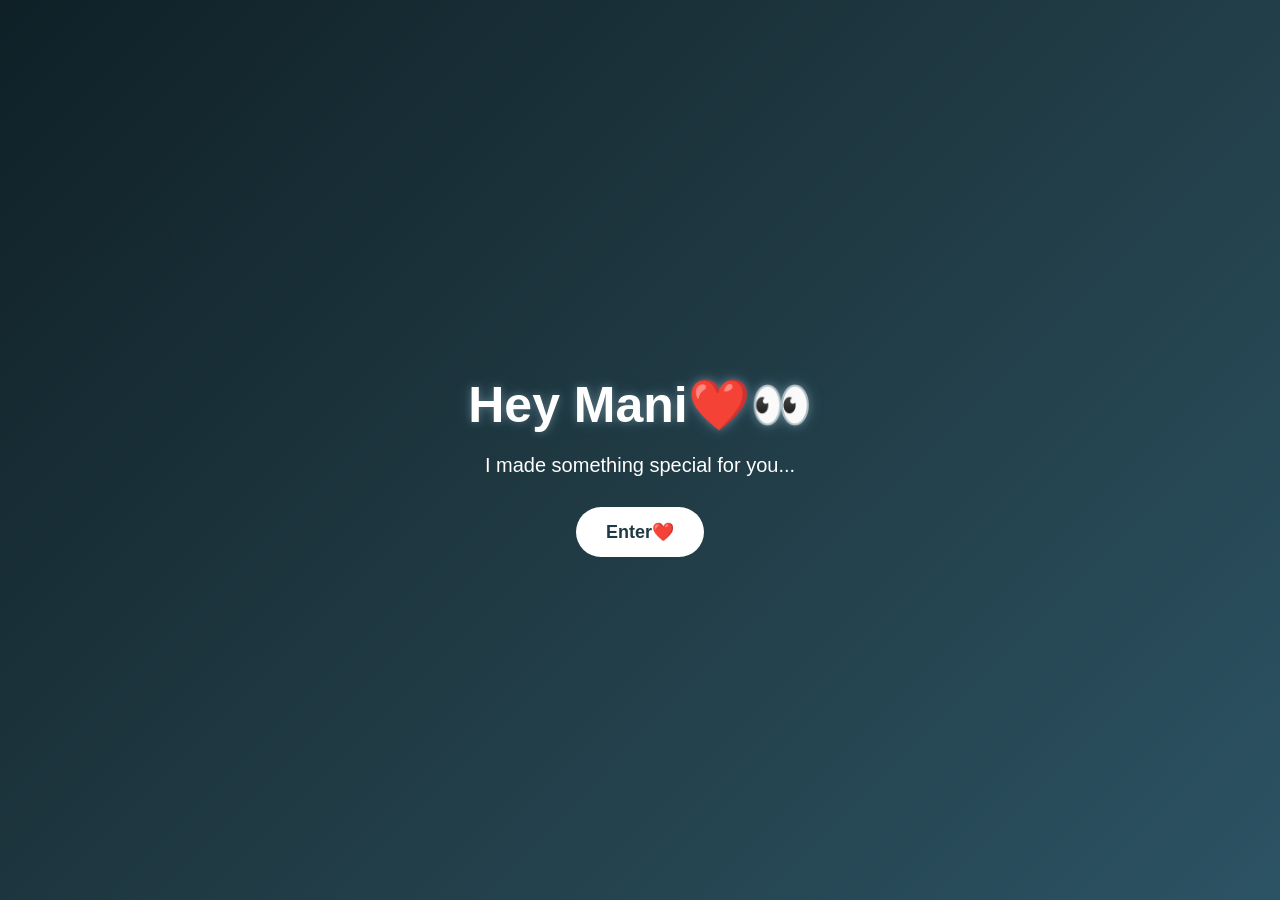
<file: index.html>
<!DOCTYPE html>
<html lang="en">
<head>
    <meta charset="UTF-8">
    <meta name="viewport" content="width=device-width, initial-scale=1.0">
    <meta http-equiv="refresh" content="0; url=page1.html">
    <title>For My Bestfriend Mani ❤️</title>
</head>
<body>
    <p>Opening your special website... 💙</p>
</body>
</html>
</file>
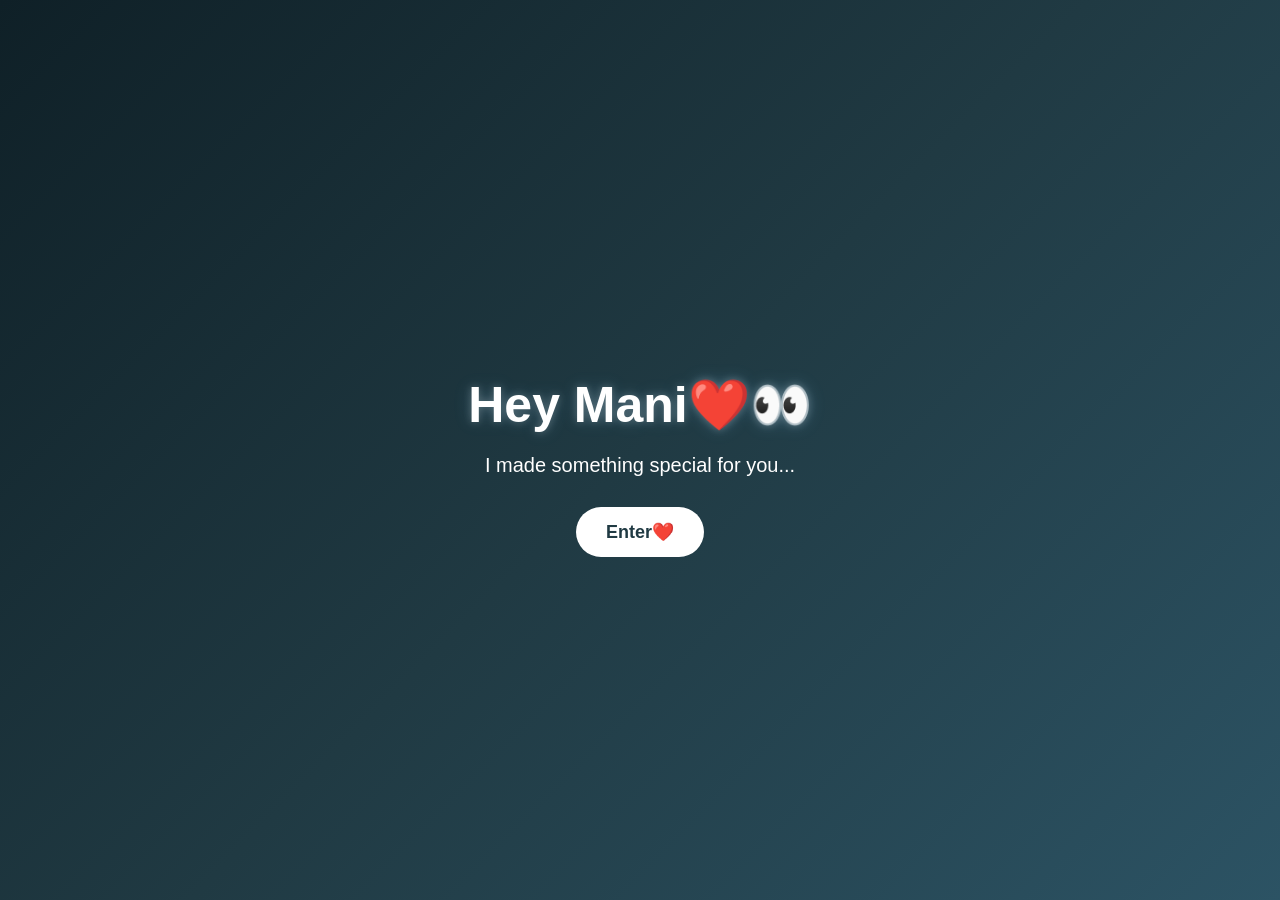
<file: page1.html>
<!DOCTYPE html>
<html lang="en">
<head>
    <meta charset="UTF-8">
    <meta name="viewport" content="width=device-width, initial-scale=1.0">
    <title>For My Bestfriend Mani❤️</title>
    <link rel="stylesheet" href="style.css">
</head>
<body>
    <audio id="friendshipMusic" autoplay loop>
       <source src="friendship.mp3" type="audio/mpeg">
    </audio>
    <div class="floating-hearts">
      <span>❤️</span>
      <span>❤️</span>
      <span>❤️</span>
      <span>❤️</span>
      <span>❤️</span>
    </div>
    <div class="Welcome">
        <h1>Hey Mani❤️👀</h1>

        <p>I made something special for you...</p>

        <a href="page2.html">Enter❤️</a>

    </div>
    <script>
        const music = document.getElementById("friendshipMusic");

        music.addEventListener("timeupdate", function () {
            localStorage.setItem("musicTime", music.currentTime);
        });

        music.addEventListener("loadedmetadata", function () {
           const savedTime = localStorage.getItem("musicTime");

           if (savedTime) {
            music.currentTime = parseFloat(savedTime);
           }
        });
    </script>
</body>
</html>
</file>
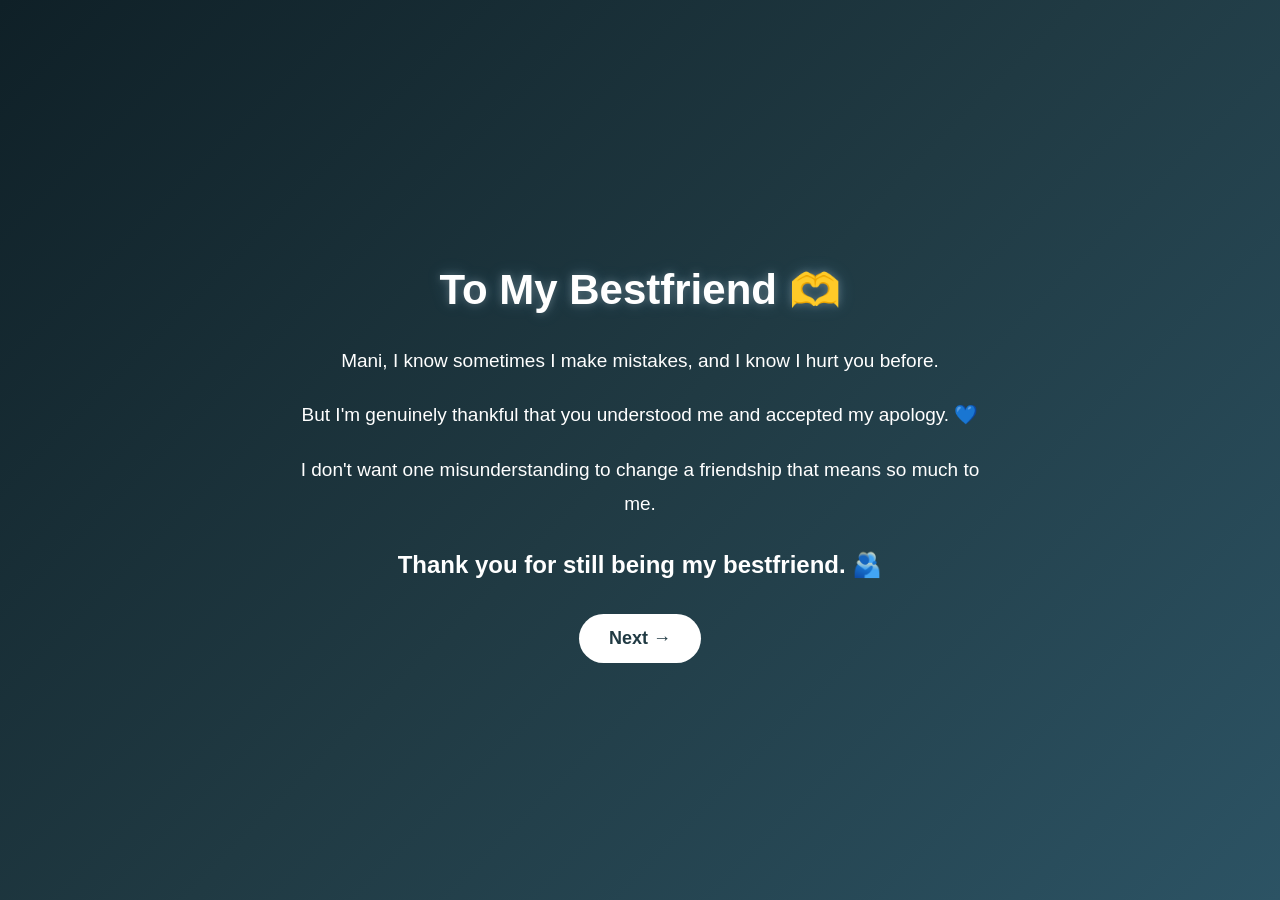
<file: page2.html>
<!DOCTYPE html>
<html lang="en">
<head>
    <meta charset="UTF-8">
    <meta name="viewport" content="width=device-width, initial-scale=1.0">
    <title>A Message For Mani😍</title>
    <link rel="stylesheet" href="style.css">
</head>
<body>
    <audio id="friendshipMusic" autoplay loop>
       <source src="friendship.mp3" type="audio/mpeg">
    </audio>
    <div class="floating-hearts">
      <span>❤️</span>
      <span>❤️</span>
      <span>❤️</span>
      <span>❤️</span>
      <span>❤️</span>
    </div>
    <div class="message-page">

    <h1>To My Bestfriend 🫶</h1>

    <p>
        Mani, I know sometimes I make mistakes,
        and I know I hurt you before.
    </p>

    <p>
        But I'm genuinely thankful that you understood me
        and accepted my apology. 💙
    </p>

    <p>
        I don't want one misunderstanding to change
        a friendship that means so much to me.
    </p>

    <h2>Thank you for still being my bestfriend. 🫂</h2>

    <a href="page3.html">Next →</a>

    </div>
    <script>
        const music = document.getElementById("friendshipMusic");

        music.addEventListener("timeupdate", function () {
            localStorage.setItem("musicTime", music.currentTime);
        });

        music.addEventListener("loadedmetadata", function () {
           const savedTime = localStorage.getItem("musicTime");

           if (savedTime) {
            music.currentTime = parseFloat(savedTime);
           }
        });
    </script>
</body>
</html>
</file>
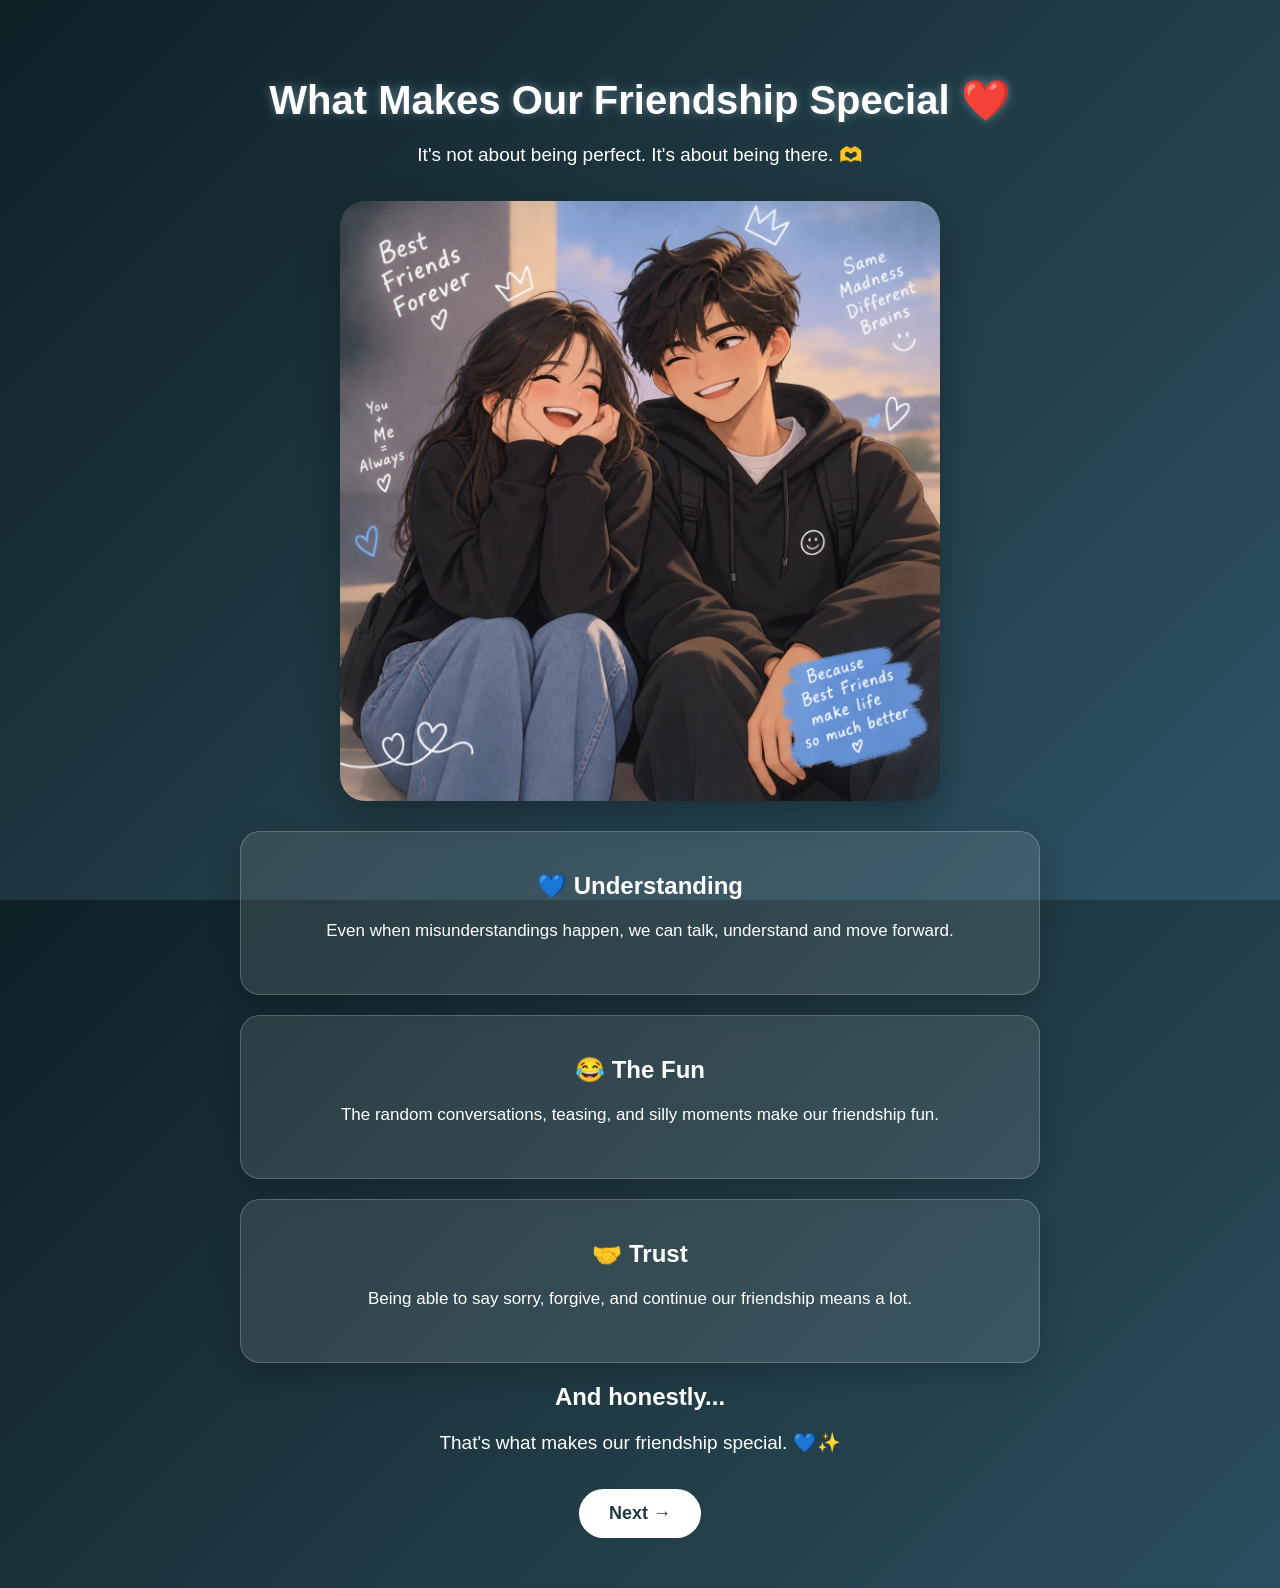
<file: page3.html>
<!DOCTYPE html>
<html lang="en">
<head>
    <meta charset="UTF-8">
    <meta name="viewport" content="width=device-width, initial-scale=1.0">
    <title>Our Friendship❤️🫂</title>
    <link rel="stylesheet" href="style.css">
</head>
<body>
    <audio id="friendshipMusic" autoplay loop>
       <source src="friendship.mp3" type="audio/mpeg">
    </audio>
    <div class="floating-hearts">
      <span>❤️</span>
      <span>❤️</span>
      <span>❤️</span>
      <span>❤️</span>
      <span>❤️</span>
    </div>
    <div class="friendship-page">

    <h1>What Makes Our Friendship Special ❤️</h1>

    <p>It's not about being perfect. It's about being there. 🫶</p>

    <img src="bestfriends.png" alt="Best friends" class="bestfriends-img">

    <div class="friendship-card">
        <h2>💙 Understanding</h2>
        <p>
            Even when misunderstandings happen,
            we can talk, understand and move forward.
        </p>
    </div>

    <div class="friendship-card">
        <h2>😂 The Fun</h2>
        <p>
            The random conversations, teasing,
            and silly moments make our friendship fun.
        </p>
    </div>

    <div class="friendship-card">
        <h2>🤝 Trust</h2>
        <p>
            Being able to say sorry, forgive,
            and continue our friendship means a lot.
        </p>
    </div>

    <h2>And honestly...</h2>

    <p>
        That's what makes our friendship special. 💙✨
    </p>

    <a href="page4.html">Next →</a>

    </div>
   <script>
        const music = document.getElementById("friendshipMusic");

        music.addEventListener("timeupdate", function () {
            localStorage.setItem("musicTime", music.currentTime);
        });

        music.addEventListener("loadedmetadata", function () {
           const savedTime = localStorage.getItem("musicTime");

           if (savedTime) {
            music.currentTime = parseFloat(savedTime);
           }
        });
    </script>
</body>
</html>
</file>
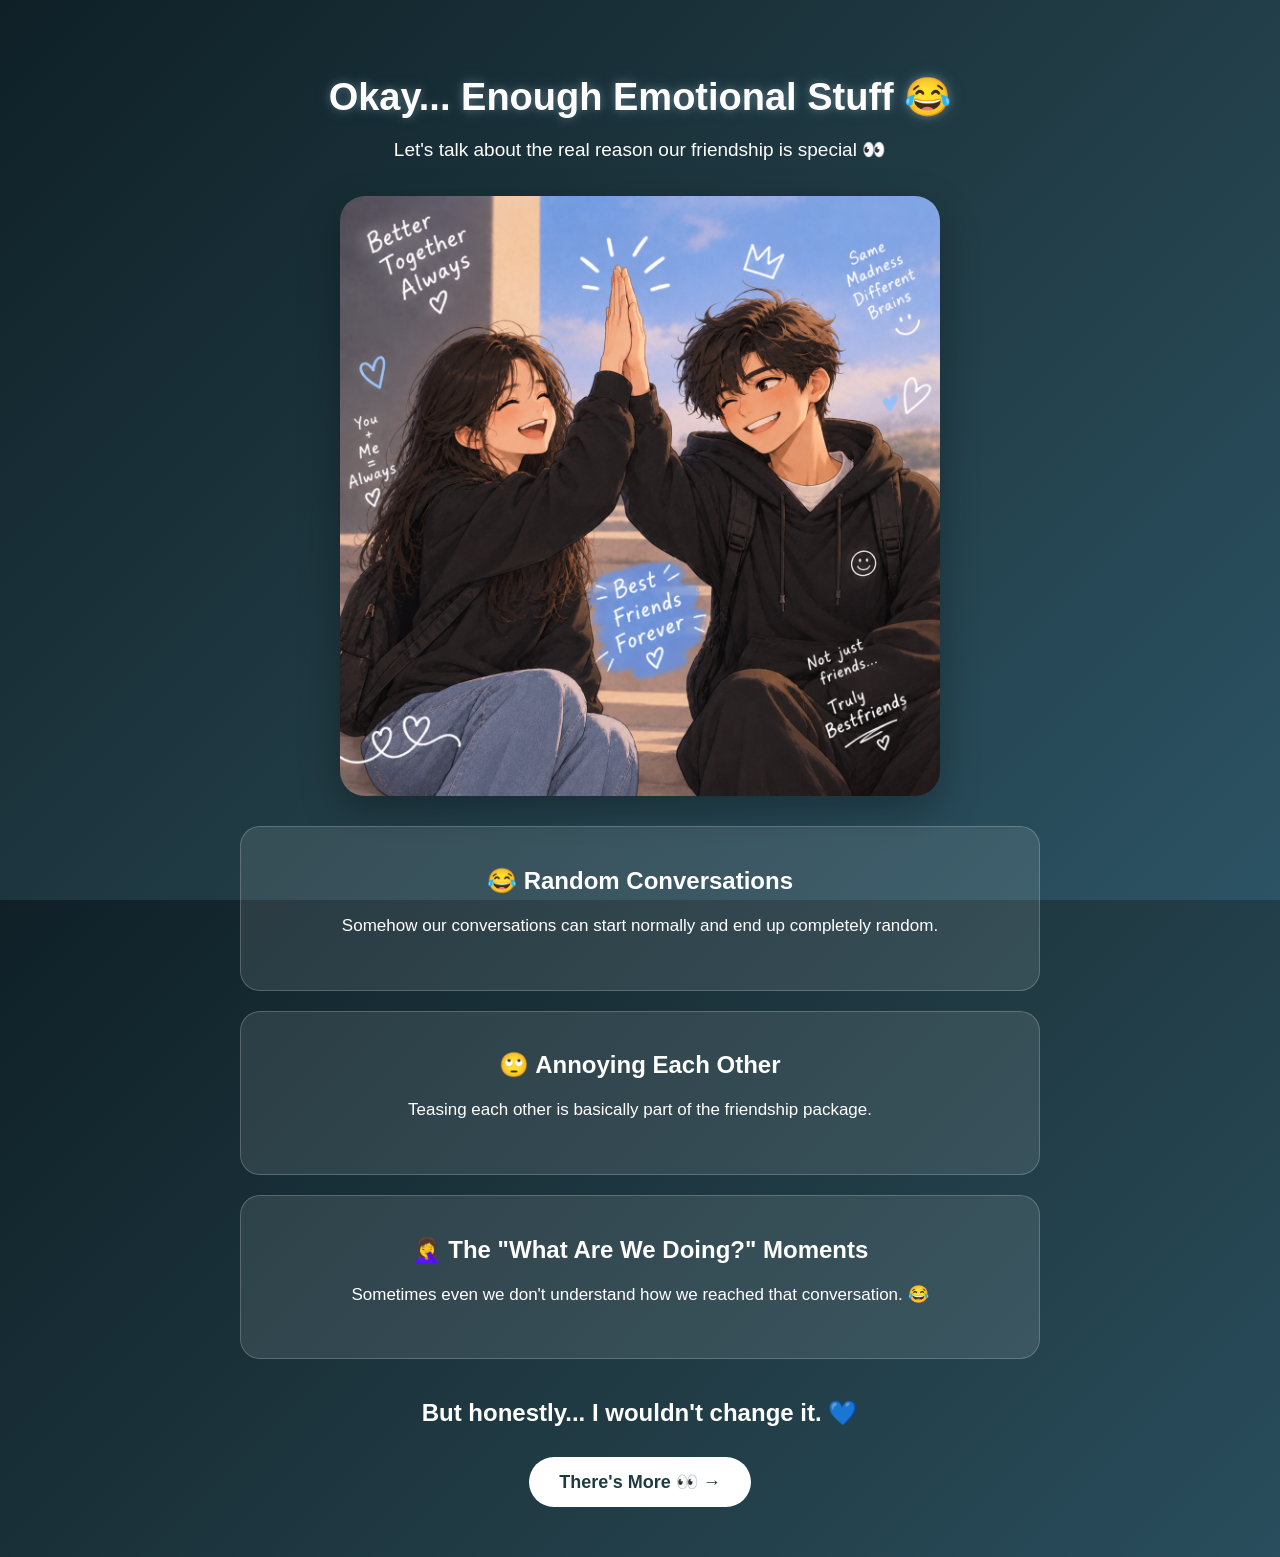
<file: page4.html>
<!DOCTYPE html>
<html lang="en">
<head>
    <meta charset="UTF-8">
    <meta name="viewport" content="width=device-width, initial-scale=1.0">

    <title>Our Crazy Friendship 😂</title>

    <link rel="stylesheet" href="style.css">
</head>

<body>
    <audio id="friendshipMusic" autoplay loop>
       <source src="friendship.mp3" type="audio/mpeg">
    </audio>
    <div class="floating-hearts">
      <span>❤️</span>
      <span>❤️</span>
      <span>❤️</span>
      <span>❤️</span>
      <span>❤️</span>
    </div>

    <div class="fun-page">

        <h1>Okay... Enough Emotional Stuff 😂</h1>

        <p class="subtitle">
            Let's talk about the real reason our friendship is special 👀
        </p>

        <img src="page4friends.png" alt="Best friends high-fiving" class="page4-img">

        <div class="fun-card">
            <h2>😂 Random Conversations</h2>
            <p>
                Somehow our conversations can start normally
                and end up completely random.
            </p>
        </div>

        <div class="fun-card">
            <h2>🙄 Annoying Each Other</h2>
            <p>
                Teasing each other is basically
                part of the friendship package.
            </p>
        </div>

        <div class="fun-card">
            <h2>🤦‍♀️ The "What Are We Doing?" Moments</h2>
            <p>
                Sometimes even we don't understand
                how we reached that conversation. 😂
            </p>
        </div>

        <h2 class="ending-line">
            But honestly... I wouldn't change it. 💙
        </h2>

        <a href="page5.html">There's More 👀 →</a>

    </div>
     <script>
        const music = document.getElementById("friendshipMusic");

        music.addEventListener("timeupdate", function () {
            localStorage.setItem("musicTime", music.currentTime);
        });

        music.addEventListener("loadedmetadata", function () {
           const savedTime = localStorage.getItem("musicTime");

           if (savedTime) {
            music.currentTime = parseFloat(savedTime);
           }
        });
    </script>
</body>
</html>
</file>
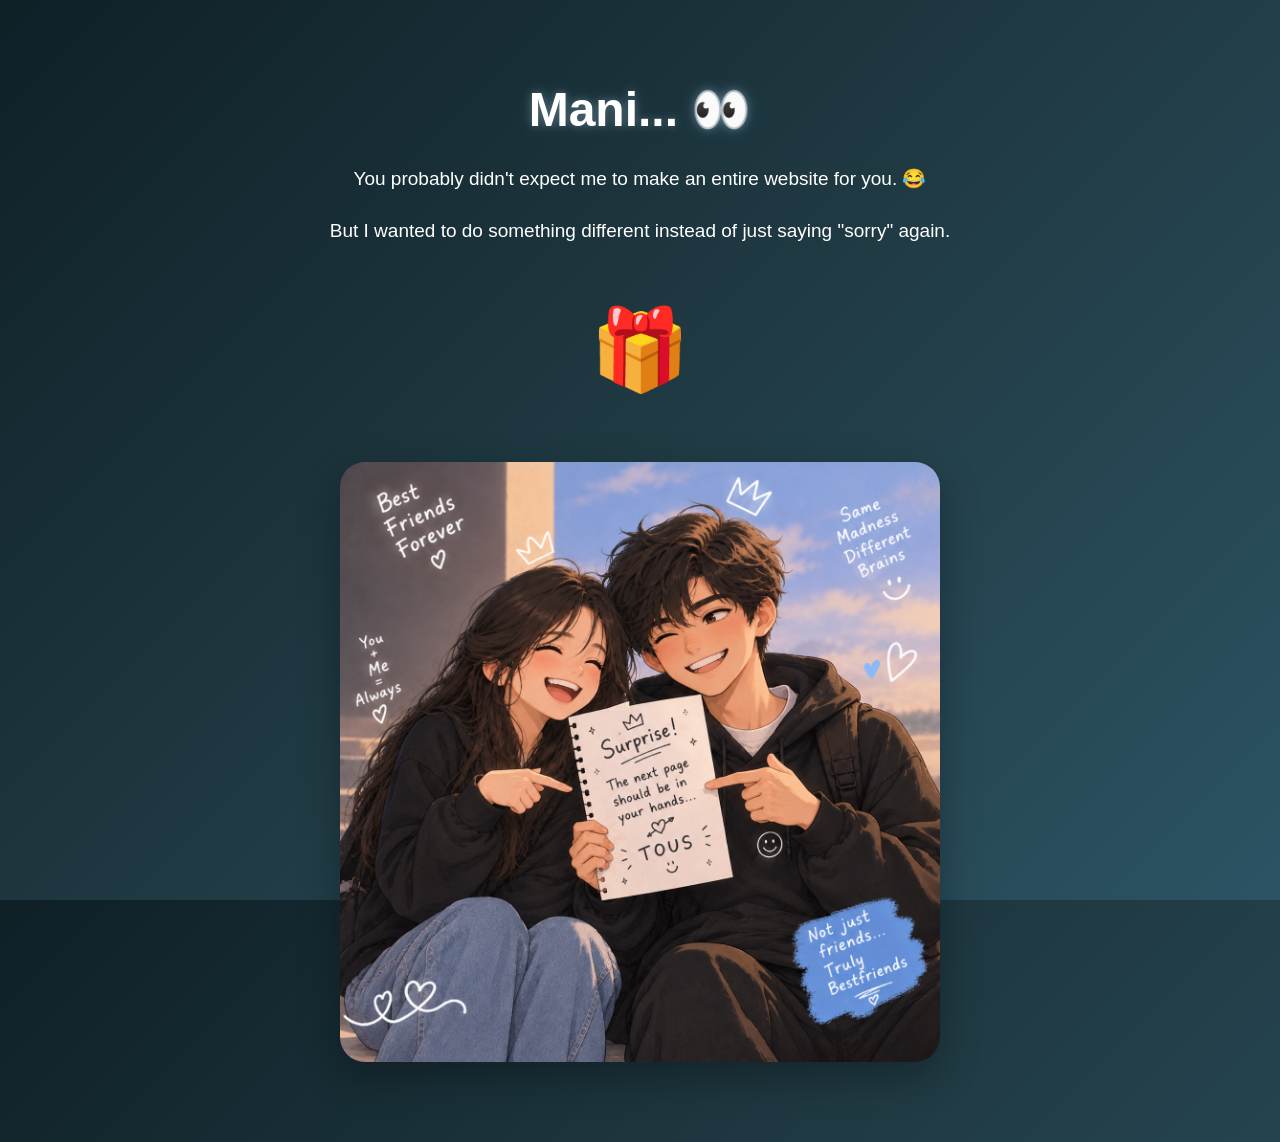
<file: page5.html>
<!DOCTYPE html>
<html lang="en">
<head>
    <meta charset="UTF-8">
    <meta name="viewport" content="width=device-width, initial-scale=1.0">

    <title>A Little Surprise 👀</title>

    <link rel="stylesheet" href="style.css">
</head>

<body>
    <audio id="friendshipMusic" autoplay loop>
       <source src="friendship.mp3" type="audio/mpeg">
    </audio>
    <div class="floating-hearts">
      <span>❤️</span>
      <span>❤️</span>
      <span>❤️</span>
      <span>❤️</span>
      <span>❤️</span>
    </div>

    <div class="surprise-page">

        <h1>Mani... 👀</h1>

        <p>
            You probably didn't expect me to make
            an entire website for you. 😂
        </p>

        <p>
            But I wanted to do something different
            instead of just saying "sorry" again.
        </p>

        <button type="button" class="surprise-icon"
              onclick="document.querySelector('.surprise-box').style.display='block';">
                🎁
        </button>

        <img src="page5friends.png" alt="Best friends surprise" class="page5-img">

        
        </div>
        <div class="surprise-box">

            <h2>💙 One Thing I Want You To Know</h2>

            <p>
                No matter how many silly misunderstandings
                we have, your place in my life matters to me.
            </p>

            <p>
                Some friendships are worth choosing
                again and again. 🫂
            </p>

            <a href="page6.html">One Last Thing... ❤️ →</a>

        </div>
    <script>
        const music = document.getElementById("friendshipMusic");

        music.addEventListener("timeupdate", function () {
            localStorage.setItem("musicTime", music.currentTime);
        });

        music.addEventListener("loadedmetadata", function () {
           const savedTime = localStorage.getItem("musicTime");

           if (savedTime) {
            music.currentTime = parseFloat(savedTime);
           }
        });
    </script>
    <script>
        function showSurprise() {
            document.querySelector(".surprise-box").style.display = "block";
        }
    </script>
</body>
</html>
</file>
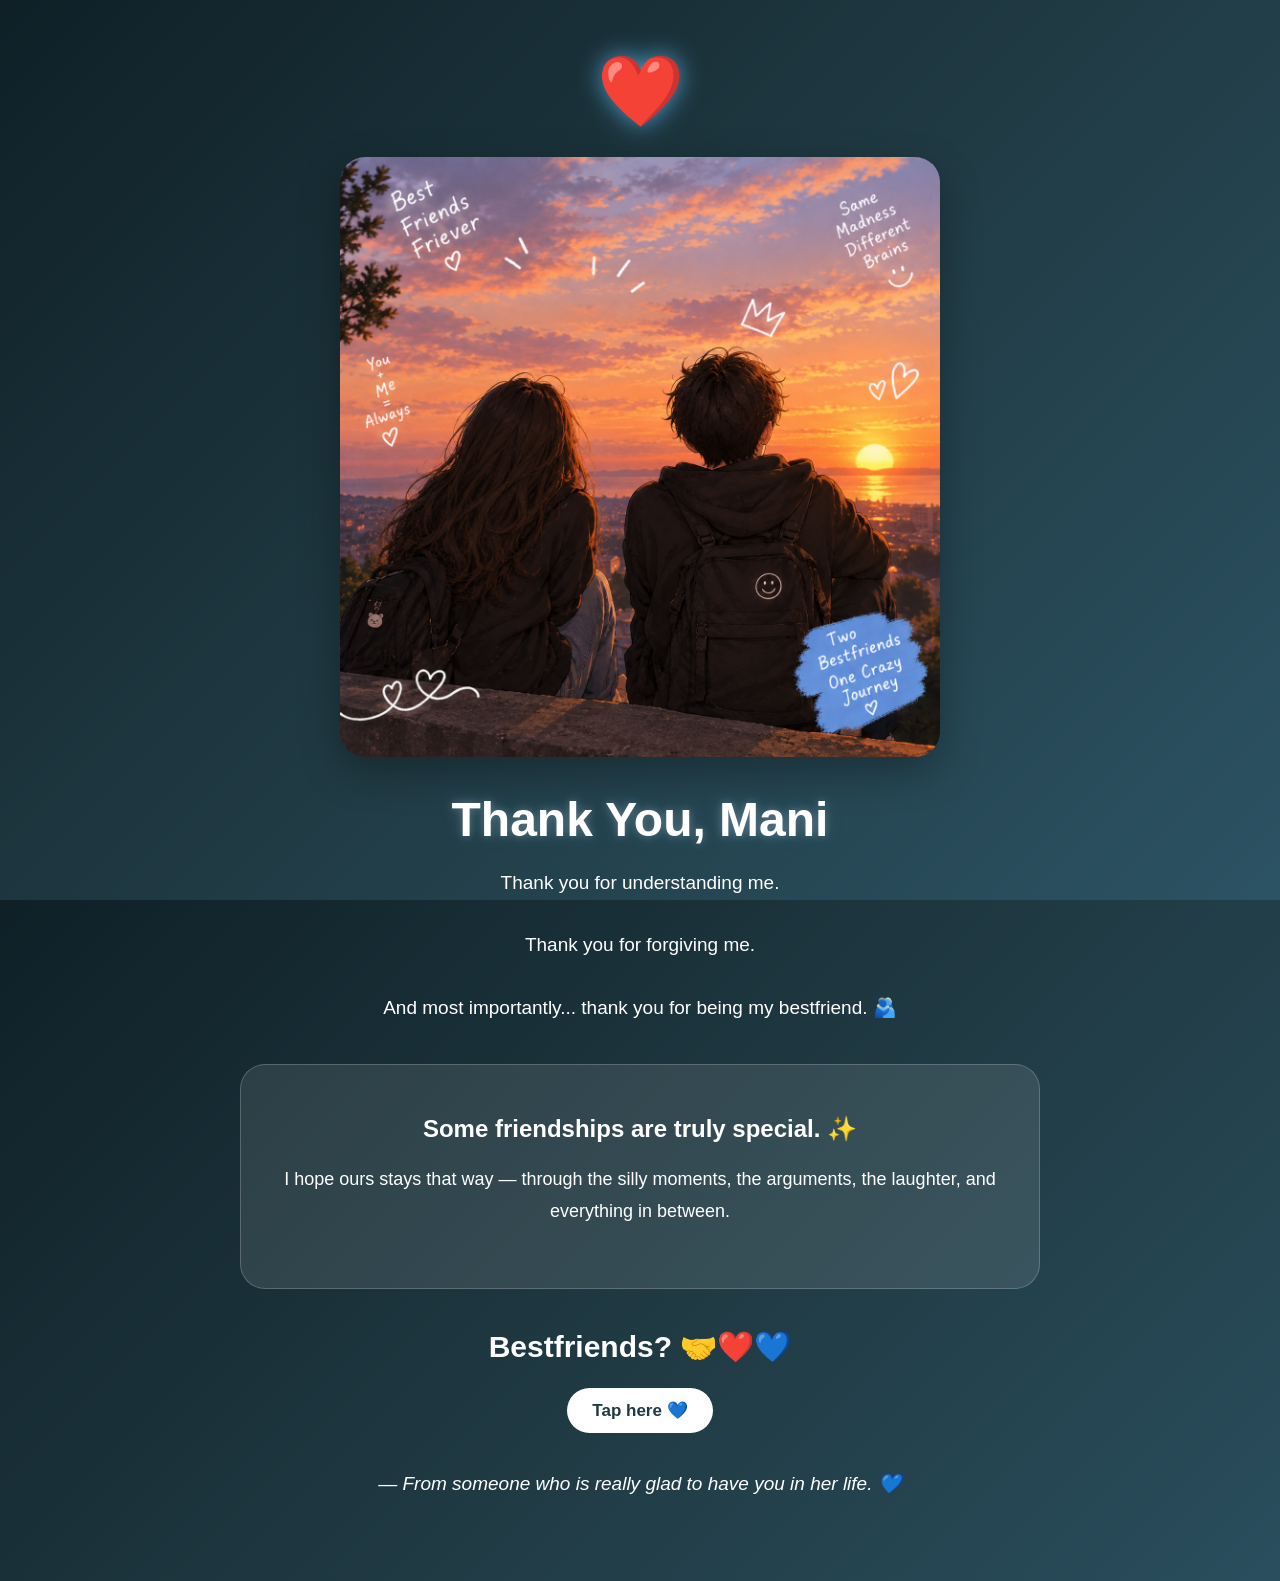
<file: page6.html>
<!DOCTYPE html>
<html lang="en">
<head>
    <meta charset="UTF-8">
    <meta name="viewport" content="width=device-width, initial-scale=1.0">

    <title>For You, Mani❤️</title>

    <link rel="stylesheet" href="style.css">
</head>

<body>
    <audio id="friendshipMusic" autoplay loop>
       <source src="friendship.mp3" type="audio/mpeg">
    </audio>
    <div class="floating-hearts">
      <span>❤️</span>
      <span>❤️</span>
      <span>❤️</span>
      <span>❤️</span>
      <span>❤️</span>
    </div>

    <div class="final-page">

        <div class="heart">❤️</div>

        <img src="page6friends.png" alt="Best friends" class="page6-img">

        <h1>Thank You, Mani</h1>

        <p>
            Thank you for understanding me.
        </p>

        <p>
            Thank you for forgiving me.
        </p>

        <p>
            And most importantly...
            thank you for being my bestfriend. 🫂
        </p>

        <div class="final-message">

            <h2>Some friendships are truly special. ✨</h2>

            <p>
                I hope ours stays that way —
                through the silly moments,
                the arguments, the laughter,
                and everything in between.
            </p>

        </div>

        <h2 class="forever">Bestfriends? 🤝❤️💙</h2>
        <button class="forever-button" onclick="showForeverMessage()">
             Tap here 💙
        </button>

        <p id="foreverMessage" class="forever-message">
            No matter where life takes us, I'll always be grateful for our friendship. 🫂💙
        </p>

        <p class="signature">
            — From someone who is really glad to have you in her life. 💙
        </p>

    </div>
    <script>
        const music = document.getElementById("friendshipMusic");

        music.addEventListener("timeupdate", function () {
            localStorage.setItem("musicTime", music.currentTime);
        });

        music.addEventListener("loadedmetadata", function () {
           const savedTime = localStorage.getItem("musicTime");

           if (savedTime) {
            music.currentTime = parseFloat(savedTime);
           }
        });
    </script>
    <script>
       function showForeverMessage() {
          document.getElementById("foreverMessage").style.display = "block";
       }
    </script>
</body>
</html>
</file>
<file: style.css>
body {
    margin: 0;
    height: 100vh;
    display: flex;
    justify-content: center;
    align-items: center;
    text-align: center;
    font-family: Arial, sans-serif;
    background: linear-gradient(135deg, #0f2027, #203a43, #2c5364);
    color: white;
}

.welcome {
    animation: fadeIn 2s ease-in-out;
}

h1 {
    font-size: 50px;
    margin-bottom: 15px;
}

p {
    font-size: 20px;
    margin-bottom: 30px;
}

a {
    display: inline-block;
    padding: 14px 30px;
    background-color: white;
    color: #203a43;
    text-decoration: none;
    border-radius: 30px;
    font-size: 18px;
    font-weight: bold;
}

a:hover {
    transform: scale(1.1);
}

@keyframes fadeIn {
    from {
        opacity: 0;
        transform: translateY(30px);
    }

    to {
        opacity: 1;
        transform: translateY(0);
    }
}
.message-page {
    max-width: 700px;
    margin: auto;
    padding: 40px;
    text-align: center;
    animation: fadeIn 2s ease-in-out;
}

.message-page h1 {
    font-size: 42px;
    margin-bottom: 30px;
}

.message-page p {
    font-size: 19px;
    line-height: 1.8;
    margin-bottom: 20px;
}

.message-page h2 {
    margin-top: 30px;
    margin-bottom: 35px;
}
.friendship-page {
    width: 90%;
    max-width: 800px;
    margin: auto;
    padding: 50px 20px;
    text-align: center;
    animation: fadeIn 1.5s ease-in-out;
}

.friendship-page h1 {
    font-size: 40px;
    margin-bottom: 15px;
}

.friendship-page > p {
    font-size: 19px;
    margin-bottom: 35px;
}

.friendship-card {
    background: rgba(255, 255, 255, 0.1);
    border: 1px solid rgba(255, 255, 255, 0.2);
    border-radius: 20px;
    padding: 20px;
    margin: 20px 0;
    box-shadow: 0 10px 30px rgba(0, 0, 0, 0.2);
    transition: transform 0.3s ease, background 0.3s ease;
    animation: cardAppear 1s ease-in-out;
}

.friendship-card:hover {
    transform: translateY(-8px) scale(1.02);
    background: rgba(255, 255, 255, 0.16);
}

.friendship-card h2 {
    margin-bottom: 10px;
}

.friendship-card p {
    font-size: 17px;
    line-height: 1.6;
}

@keyframes cardAppear {
    from {
        opacity: 0;
        transform: translateY(30px);
    }

    to {
        opacity: 1;
        transform: translateY(0);
    }
}
.fun-page {
    width: 90%;
    max-width: 800px;
    margin: auto;
    padding: 50px 20px;
    text-align: center;
    animation: fadeIn 1.5s ease-in-out;
}

.fun-page h1 {
    font-size: 38px;
    margin-bottom: 15px;
}

.subtitle {
    font-size: 19px;
    margin-bottom: 35px;
}

.fun-card {
    background: rgba(255, 255, 255, 0.1);
    border-radius: 20px;
    padding: 20px;
    margin: 20px 0;
    border: 1px solid rgba(255, 255, 255, 0.2);
    transition: transform 0.3s ease;
    animation: cardAppear 1s ease-in-out;
}

.fun-card:hover {
    transform: rotate(-1deg) scale(1.03);
}

.fun-card h2 {
    margin-bottom: 10px;
}

.fun-card p {
    font-size: 17px;
    line-height: 1.6;
}

.ending-line {
    margin: 40px 0 30px;
}
.surprise-page {
    width: 90%;
    max-width: 800px;
    margin: auto;
    padding: 50px 20px;
    text-align: center;
    animation: fadeIn 1.5s ease-in-out;
}

.surprise-page h1 {
    font-size: 48px;
    margin-bottom: 25px;
}

.surprise-page > p {
    font-size: 19px;
    line-height: 1.7;
    margin-bottom: 20px;
}

.surprise-box {
    margin: 40px 0;
    padding: 30px;
    border-radius: 25px;
    background: rgba(255, 255, 255, 0.12);
    border: 1px solid rgba(255, 255, 255, 0.25);
    box-shadow: 0 15px 40px rgba(0, 0, 0, 0.25);
    animation: surpriseAppear 1.5s ease-in-out;
}

.surprise-box h2 {
    margin-bottom: 20px;
}

.surprise-box p {
    font-size: 18px;
    line-height: 1.7;
}

@keyframes surpriseAppear {
    from {
        opacity: 0;
        transform: scale(0.8);
    }

    to {
        opacity: 1;
        transform: scale(1);
    }
}
.final-page {
    width: 90%;
    max-width: 800px;
    margin: auto;
    padding: 50px 20px;
    text-align: center;
    animation: fadeIn 2s ease-in-out;
}

.heart {
    font-size: 70px;
    animation: heartbeat 1.5s infinite;
}

.final-page h1 {
    font-size: 48px;
    margin: 20px 0;
}

.final-page > p {
    font-size: 19px;
    line-height: 1.7;
}

.final-message {
    margin: 40px 0;
    padding: 30px;
    border-radius: 25px;
    background: rgba(255, 255, 255, 0.1);
    border: 1px solid rgba(255, 255, 255, 0.2);
    animation: finalAppear 2s ease-in-out;
}

.final-message h2 {
    margin-bottom: 20px;
}

.final-message p {
    font-size: 18px;
    line-height: 1.8;
}

.forever {
    margin-top: 40px;
    font-size: 30px;
    animation: glow 2s infinite alternate;
}

.signature {
    margin-top: 35px;
    font-style: italic;
}

@keyframes heartbeat {
    0%, 100% {
        transform: scale(1);
    }

    50% {
        transform: scale(1.2);
    }
}

@keyframes finalAppear {
    from {
        opacity: 0;
        transform: translateY(40px);
    }

    to {
        opacity: 1;
        transform: translateY(0);
    }
}

@keyframes glow {
    from {
        transform: scale(1);
    }

    to {
        transform: scale(1.08);
    }
}
.bestfriends-img {
    width: 100%;
    max-width: 600px;
    display: block;
    margin: 30px auto;
    border-radius: 25px;
    box-shadow: 0 15px 40px rgba(0, 0, 0, 0.3);
    animation: pictureFloat 3s ease-in-out infinite;
}

@keyframes pictureFloat {
    0%, 100% {
        transform: translateY(0);
    }

    50% {
        transform: translateY(-12px);
    }
}
.page4-img {
    width: 100%;
    max-width: 600px;
    display: block;
    margin: 30px auto;
    border-radius: 25px;
    box-shadow: 0 15px 40px rgba(0, 0, 0, 0.3);
    animation: page4Float 3s ease-in-out infinite;
}

@keyframes page4Float {
    0%, 100% {
        transform: translateY(0) rotate(0deg);
    }

    50% {
        transform: translateY(-10px) rotate(1deg);
    }
}
.page5-img {
    width: 100%;
    max-width: 600px;
    display: block;
    margin: 30px auto;
    border-radius: 25px;
    box-shadow: 0 15px 40px rgba(0, 0, 0, 0.3);
    animation: page5Float 3s ease-in-out infinite;
}

@keyframes page5Float {
    0%, 100% {
        transform: translateY(0) scale(1);
    }

    50% {
        transform: translateY(-10px) scale(1.02);
    }
}
.page6-img {
    width: 100%;
    max-width: 600px;
    display: block;
    margin: 25px auto 35px;
    border-radius: 25px;
    box-shadow: 0 15px 40px rgba(0, 0, 0, 0.3);
    animation: page6Float 4s ease-in-out infinite;
}

@keyframes page6Float {
    0%, 100% {
        transform: translateY(0);
    }

    50% {
        transform: translateY(-10px);
    }
}
.floating-hearts {
    position: fixed;
    inset: 0;
    pointer-events: none;
    overflow: hidden;
    z-index: 0;
}

.floating-hearts span {
    position: absolute;
    color: red;
    font-size: 18px;
    opacity: 0;
    text-shadow:
        0 0 5px red,
        0 0 10px red,
        0 0 18px red;
    animation: heartSparkle 3s ease-in-out infinite;
}

.floating-hearts span:nth-child(1) {
    left: 12%;
    top: 25%;
}

.floating-hearts span:nth-child(2) {
    left: 30%;
    top: 70%;
    animation-delay: 1s;
}

.floating-hearts span:nth-child(3) {
    left: 52%;
    top: 18%;
    animation-delay: 2s;
}

.floating-hearts span:nth-child(4) {
    left: 72%;
    top: 55%;
    animation-delay: 0.5s;
}

.floating-hearts span:nth-child(5) {
    left: 88%;
    top: 30%;
    animation-delay: 1.5s;
}

@keyframes heartSparkle {
    0%, 100% {
        opacity: 0;
        transform: scale(0.5);
    }

    50% {
        opacity: 1;
        transform: scale(1.3);
    }
}
.show-surprise {
    animation: surpriseReveal 1s ease-in-out;
    transform: scale(1.05);
}

@keyframes surpriseReveal {
    0% {
        opacity: 0.3;
        transform: scale(0.8);
    }

    50% {
        opacity: 1;
        transform: scale(1.08);
    }

    100% {
        opacity: 1;
        transform: scale(1.05);
    }
}
.surprise-icon {
    background: transparent;
    border: none;
    cursor: pointer;
    outline: none;
    padding: 10px;
}
.surprise-box {
    display: none;
    margin: 40px 0;
}

.surprise-box.show-surprise {
    display: block;
    animation: surpriseReveal 1s ease-in-out;
}
.surprise-icon {
    display: inline-block;
    background: transparent;
    border: none;
    cursor: pointer;
    outline: none;
    padding: 10px;
    font-size: 80px;
    margin: 25px 0;
    animation: surpriseBounce 1.5s ease-in-out infinite;
}
.surprise-icon {
    position: relative;
    z-index: 10;
    cursor: pointer;
}
.surprise-page {
    position: relative;
    z-index: 2;
}

.surprise-icon {
    position: relative;
    z-index: 10;
    pointer-events: auto;
}
.surprise-icon {
    position: relative;
    z-index: 9999;
    pointer-events: auto !important;
    cursor: pointer;
}

.floating-hearts {
    z-index: -1;
}
.surprise-box {
    animation: surpriseReveal 0.8s ease-in-out;
}

@keyframes surpriseReveal {
    from {
        opacity: 0;
        transform: scale(0.8);
    }

    to {
        opacity: 1;
        transform: scale(1);
    }
}
.surprise-content {
    display: flex;
    flex-direction: column;
    align-items: center;
    justify-content: center;
}

.surprise-box {
    max-width: 500px;
    margin: 40px auto;
}
@media (min-width: 700px) {
    .surprise-content {
        display: flex;
        flex-direction: column;
        align-items: center;
        width: 48%;
        float: left;
    }

    .surprise-box {
        width: 42%;
        float: right;
        margin-top: 25px;
    }
}
.forever-message {
    display: none;
}
@media (max-width: 600px) {
    h1 {
        font-size: 34px;
    }

    p {
        font-size: 17px;
    }

    .message-page,
    .friendship-page,
    .fun-page,
    .surprise-page,
    .final-page {
        width: 90%;
        padding: 30px 10px;
    }

    .message-page h1,
    .friendship-page h1,
    .fun-page h1,
    .surprise-page h1,
    .final-page h1 {
        font-size: 34px;
    }

    .bestfriends-img,
    .page4-img,
    .page5-img,
    .page6-img {
        width: 100%;
    }

    .friendship-card,
    .fun-card,
    .final-message,
    .surprise-box {
        padding: 20px;
    }
}
a,
.forever-button {
    transition: all 0.3s ease;
}

a:hover,
.forever-button:hover {
    transform: translateY(-3px) scale(1.05);
    box-shadow: 0 8px 20px rgba(255, 255, 255, 0.25);
}

.forever-button {
    padding: 12px 25px;
    border: none;
    border-radius: 25px;
    background: white;
    color: #203a43;
    font-size: 17px;
    font-weight: bold;
    cursor: pointer;
}
h1 {
    text-shadow:
        0 0 8px rgba(255, 255, 255, 0.25),
        0 0 18px rgba(120, 200, 255, 0.2);
}
.heart {
    filter: drop-shadow(0 0 12px rgba(100, 200, 255, 0.7));
}
.floating-hearts span {
    animation-duration: 4s;
}
</file>
